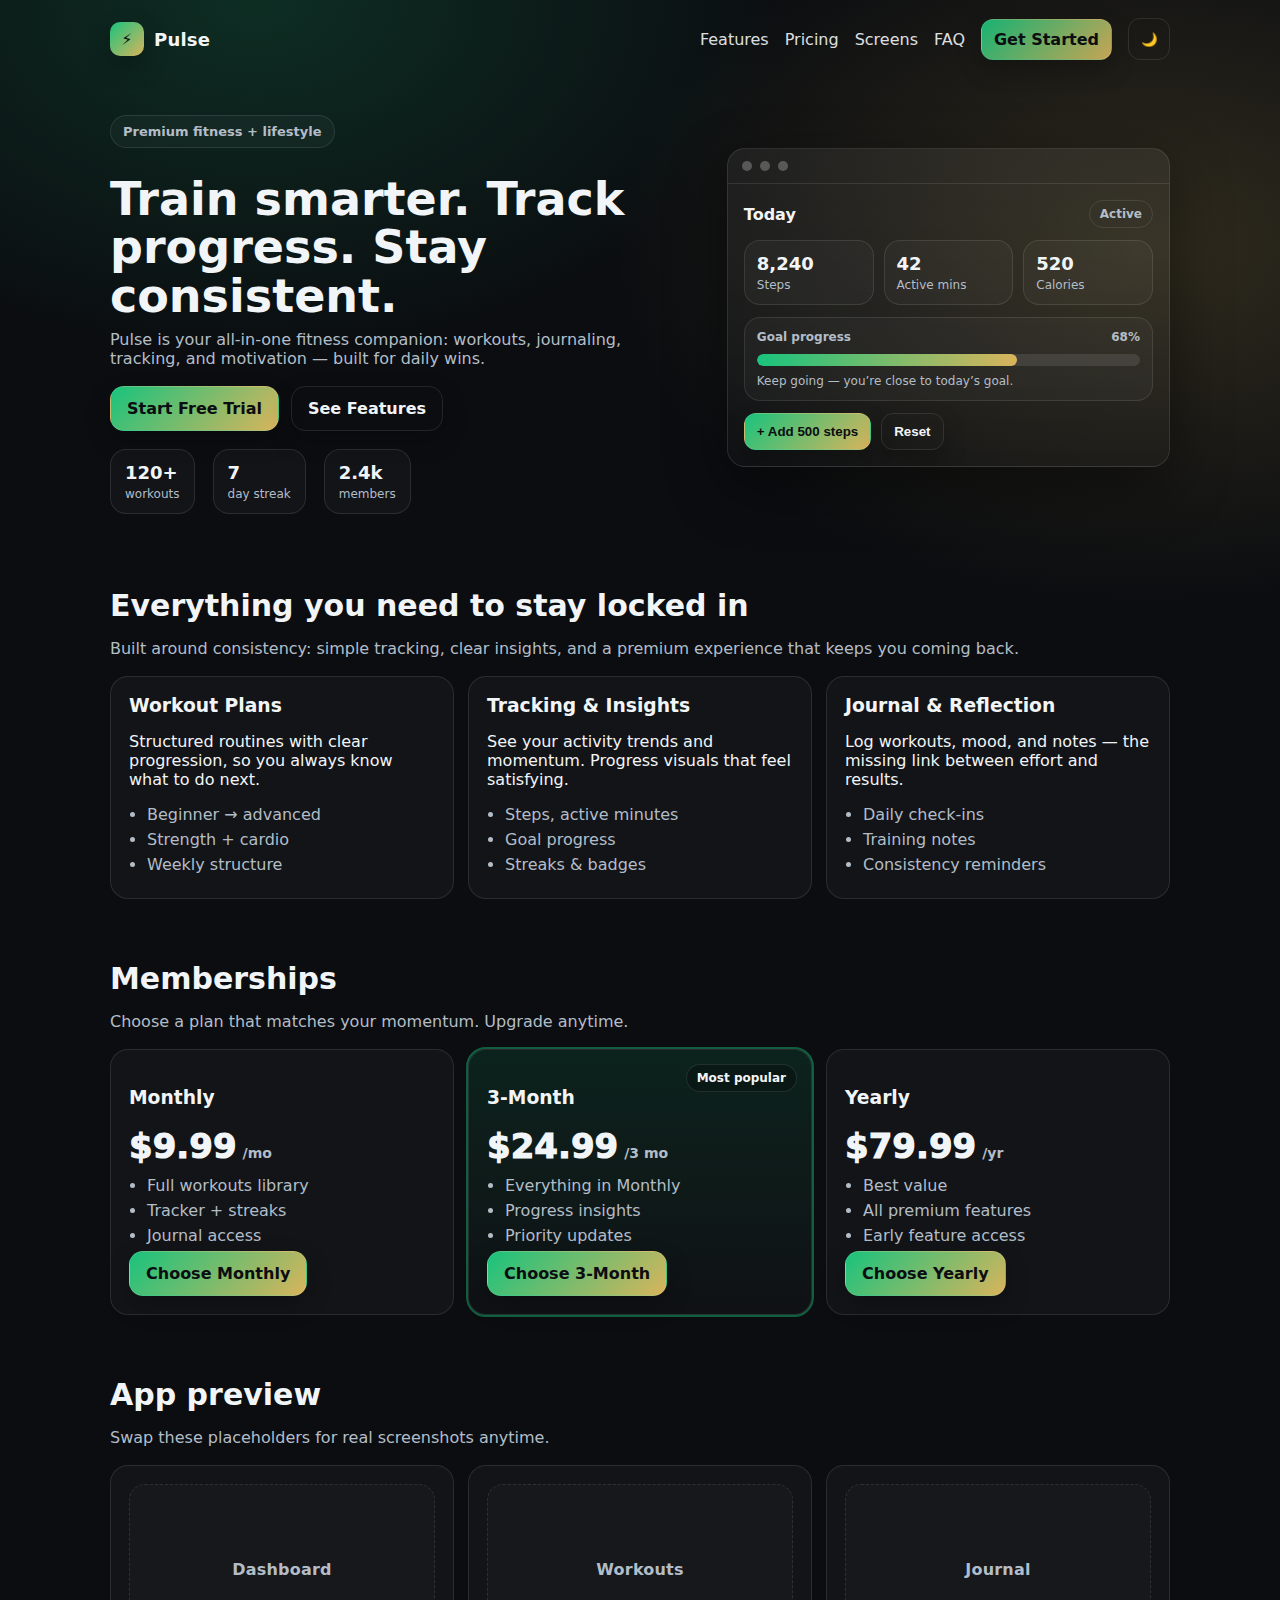
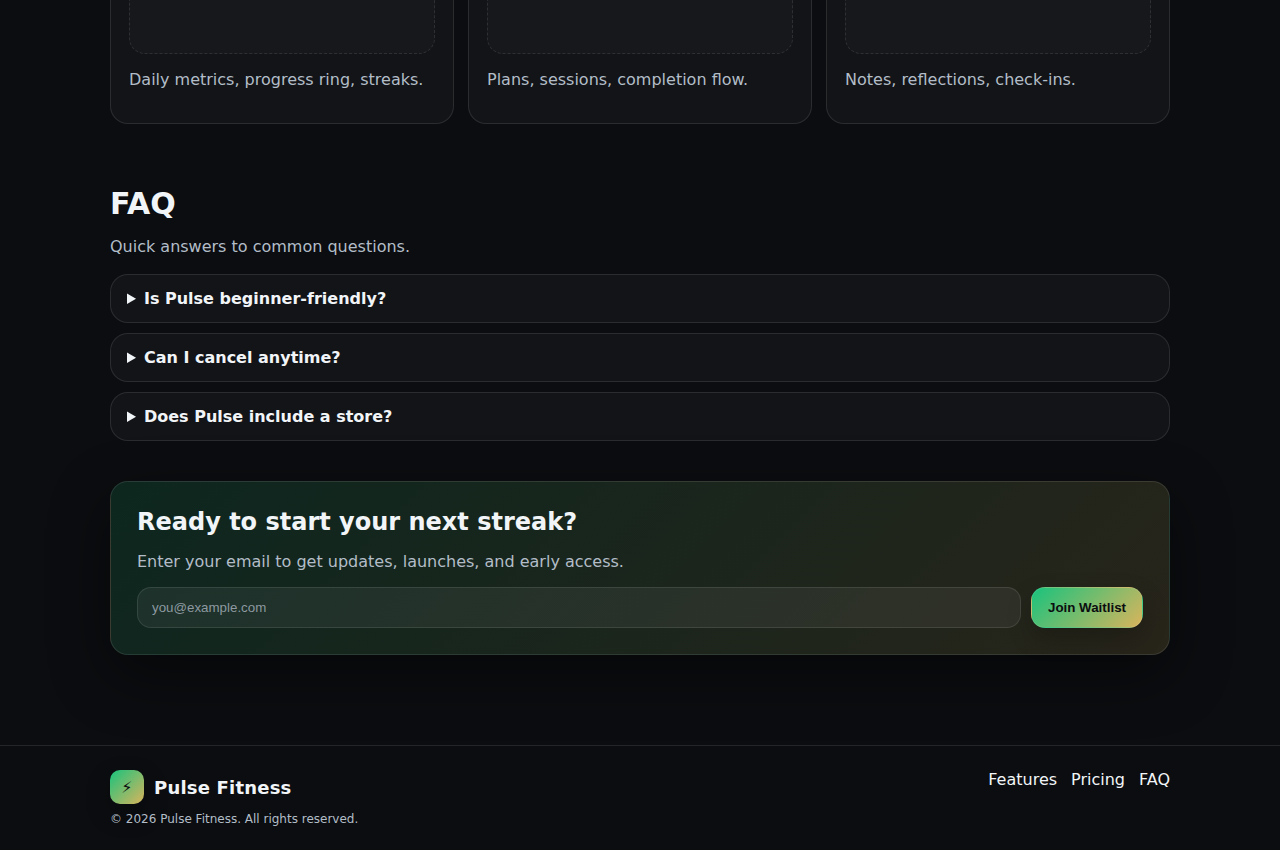
<file: index.html>
<!doctype html>
<html lang="en">
  <head>
    <meta charset="UTF-8" />
    <meta name="viewport" content="width=device-width,initial-scale=1" />
    <title>Pulse Fitness</title>
    <meta
      name="description"
      content="Pulse Fitness — track workouts, build streaks, and level up your lifestyle."
    />
    <link rel="stylesheet" href="styles.css?v=20251218-1"/>
  </head>

  <body>
    <header class="header">
      <nav class="nav">
        <a class="brand" href="#top" aria-label="Pulse Fitness Home">
          <span class="brand-mark" aria-hidden="true">⚡</span>
          <span class="brand-text">Pulse</span>
        </a>

        <button class="nav-toggle" id="navToggle" aria-label="Open menu" aria-expanded="false">
          ☰
        </button>

        <div class="nav-links" id="navLinks">
          <a href="#features">Features</a>
          <a href="#pricing">Pricing</a>
          <a href="#screens">Screens</a>
          <a href="#faq">FAQ</a>
          <a class="btn btn-small" href="#get-started">Get Started</a>
          <button class="icon-btn" id="themeToggle" aria-label="Toggle theme" title="Toggle theme">
            🌙
          </button>
        </div>
      </nav>

      <section class="hero" id="top">
        <div class="hero-copy">
          <p class="badge">Premium fitness + lifestyle</p>
          <h1>Train smarter. Track progress. Stay consistent.</h1>
          <p class="subhead">
            Pulse is your all-in-one fitness companion: workouts, journaling, tracking, and motivation — built for daily wins.
          </p>
          <div class="hero-actions">
            <a class="btn" href="#get-started">Start Free Trial</a>
            <a class="btn btn-ghost" href="#features">See Features</a>
          </div>

          <div class="trust">
            <div class="trust-item">
              <span class="trust-kpi" id="kpiWorkouts">120+</span>
              <span class="trust-label">workouts</span>
            </div>
            <div class="trust-item">
              <span class="trust-kpi" id="kpiStreak">7</span>
              <span class="trust-label">day streak</span>
            </div>
            <div class="trust-item">
              <span class="trust-kpi" id="kpiUsers">2.4k</span>
              <span class="trust-label">members</span>
            </div>
          </div>
        </div>

        <div class="hero-card" aria-label="Pulse preview card">
          <div class="preview-top">
            <span class="dot"></span><span class="dot"></span><span class="dot"></span>
          </div>
          <div class="preview">
            <div class="preview-row">
              <div class="preview-title">Today</div>
              <div class="pill">Active</div>
            </div>
            <div class="preview-metrics">
              <div class="metric">
                <div class="metric-value" id="stepsValue">8,240</div>
                <div class="metric-label">Steps</div>
              </div>
              <div class="metric">
                <div class="metric-value" id="minsValue">42</div>
                <div class="metric-label">Active mins</div>
              </div>
              <div class="metric">
                <div class="metric-value" id="calValue">520</div>
                <div class="metric-label">Calories</div>
              </div>
            </div>

            <div class="progress">
              <div class="progress-labels">
                <span>Goal progress</span>
                <span id="progressPct">68%</span>
              </div>
              <div class="progress-bar">
                <div class="progress-fill" id="progressFill" style="width:68%"></div>
              </div>
              <p class="tiny">Keep going — you’re close to today’s goal.</p>
            </div>

            <div class="preview-actions">
              <button class="btn btn-small" id="demoAddSteps">+ Add 500 steps</button>
              <button class="btn btn-small btn-ghost" id="demoReset">Reset</button>
            </div>
          </div>
        </div>
      </section>
    </header>

    <main class="main">
      <section class="section" id="features">
        <div class="section-head">
          <h2>Everything you need to stay locked in</h2>
          <p class="muted">
            Built around consistency: simple tracking, clear insights, and a premium experience that keeps you coming back.
          </p>
        </div>

        <div class="grid-3">
          <article class="card">
            <h3>Workout Plans</h3>
            <p>Structured routines with clear progression, so you always know what to do next.</p>
            <ul class="list">
              <li>Beginner → advanced</li>
              <li>Strength + cardio</li>
              <li>Weekly structure</li>
            </ul>
          </article>

          <article class="card">
            <h3>Tracking & Insights</h3>
            <p>See your activity trends and momentum. Progress visuals that feel satisfying.</p>
            <ul class="list">
              <li>Steps, active minutes</li>
              <li>Goal progress</li>
              <li>Streaks & badges</li>
            </ul>
          </article>

          <article class="card">
            <h3>Journal & Reflection</h3>
            <p>Log workouts, mood, and notes — the missing link between effort and results.</p>
            <ul class="list">
              <li>Daily check-ins</li>
              <li>Training notes</li>
              <li>Consistency reminders</li>
            </ul>
          </article>
        </div>
      </section>

      <section class="section" id="pricing">
        <div class="section-head">
          <h2>Memberships</h2>
          <p class="muted">Choose a plan that matches your momentum. Upgrade anytime.</p>
        </div>

        <div class="pricing">
          <article class="price-card">
            <h3>Monthly</h3>
            <p class="price">$9.99<span>/mo</span></p>
            <ul class="list">
              <li>Full workouts library</li>
              <li>Tracker + streaks</li>
              <li>Journal access</li>
            </ul>
            <a class="btn" href="#get-started">Choose Monthly</a>
          </article>

          <article class="price-card featured" aria-label="Most popular plan">
            <div class="ribbon">Most popular</div>
            <h3>3-Month</h3>
            <p class="price">$24.99<span>/3 mo</span></p>
            <ul class="list">
              <li>Everything in Monthly</li>
              <li>Progress insights</li>
              <li>Priority updates</li>
            </ul>
            <a class="btn" href="#get-started">Choose 3-Month</a>
          </article>

          <article class="price-card">
            <h3>Yearly</h3>
            <p class="price">$79.99<span>/yr</span></p>
            <ul class="list">
              <li>Best value</li>
              <li>All premium features</li>
              <li>Early feature access</li>
            </ul>
            <a class="btn" href="#get-started">Choose Yearly</a>
          </article>
        </div>
      </section>

      <section class="section" id="screens">
        <div class="section-head">
          <h2>App preview</h2>
          <p class="muted">Swap these placeholders for real screenshots anytime.</p>
        </div>

        <div class="screens">
          <div class="screen">
            <div class="screen-img" aria-label="Dashboard screenshot placeholder">Dashboard</div>
            <p class="muted">Daily metrics, progress ring, streaks.</p>
          </div>
          <div class="screen">
            <div class="screen-img" aria-label="Workouts screenshot placeholder">Workouts</div>
            <p class="muted">Plans, sessions, completion flow.</p>
          </div>
          <div class="screen">
            <div class="screen-img" aria-label="Journal screenshot placeholder">Journal</div>
            <p class="muted">Notes, reflections, check-ins.</p>
          </div>
        </div>
      </section>

      <section class="section" id="faq">
        <div class="section-head">
          <h2>FAQ</h2>
          <p class="muted">Quick answers to common questions.</p>
        </div>

        <div class="faq">
          <details class="faq-item">
            <summary>Is Pulse beginner-friendly?</summary>
            <p>Yes — it’s designed to be clear and motivating from day one, with progression over time.</p>
          </details>

          <details class="faq-item">
            <summary>Can I cancel anytime?</summary>
            <p>Yes. Your membership can be canceled anytime before the next renewal period.</p>
          </details>

          <details class="faq-item">
            <summary>Does Pulse include a store?</summary>
            <p>Pulse can include a shop experience for fitness products. Add your storefront link below when ready.</p>
          </details>
        </div>
      </section>

      <section class="cta" id="get-started">
        <h2>Ready to start your next streak?</h2>
        <p class="muted">Enter your email to get updates, launches, and early access.</p>

        <form class="cta-form" id="waitlistForm">
          <label class="sr-only" for="email">Email</label>
          <input id="email" name="email" type="email" placeholder="you@example.com" required />
          <button class="btn" type="submit">Join Waitlist</button>
        </form>

       <output
  id="formMsg"
  class="tiny"
  aria-live="polite"
  aria-atomic="true"
></output>

      </section>
    </main>

    <footer class="footer">
      <div class="footer-inner">
        <div>
          <div class="brand footer-brand">
            <span class="brand-mark" aria-hidden="true">⚡</span>
            <span class="brand-text">Pulse Fitness</span>
          </div>
          <p class="tiny muted">© <span id="year"></span> Pulse Fitness. All rights reserved.</p>
        </div>

        <div class="footer-links">
          <a href="#features">Features</a>
          <a href="#pricing">Pricing</a>
          <a href="#faq">FAQ</a>
        </div>
      </div>
    </footer>

    <script src="script.js"></script>
  </body>
</html>
</file>
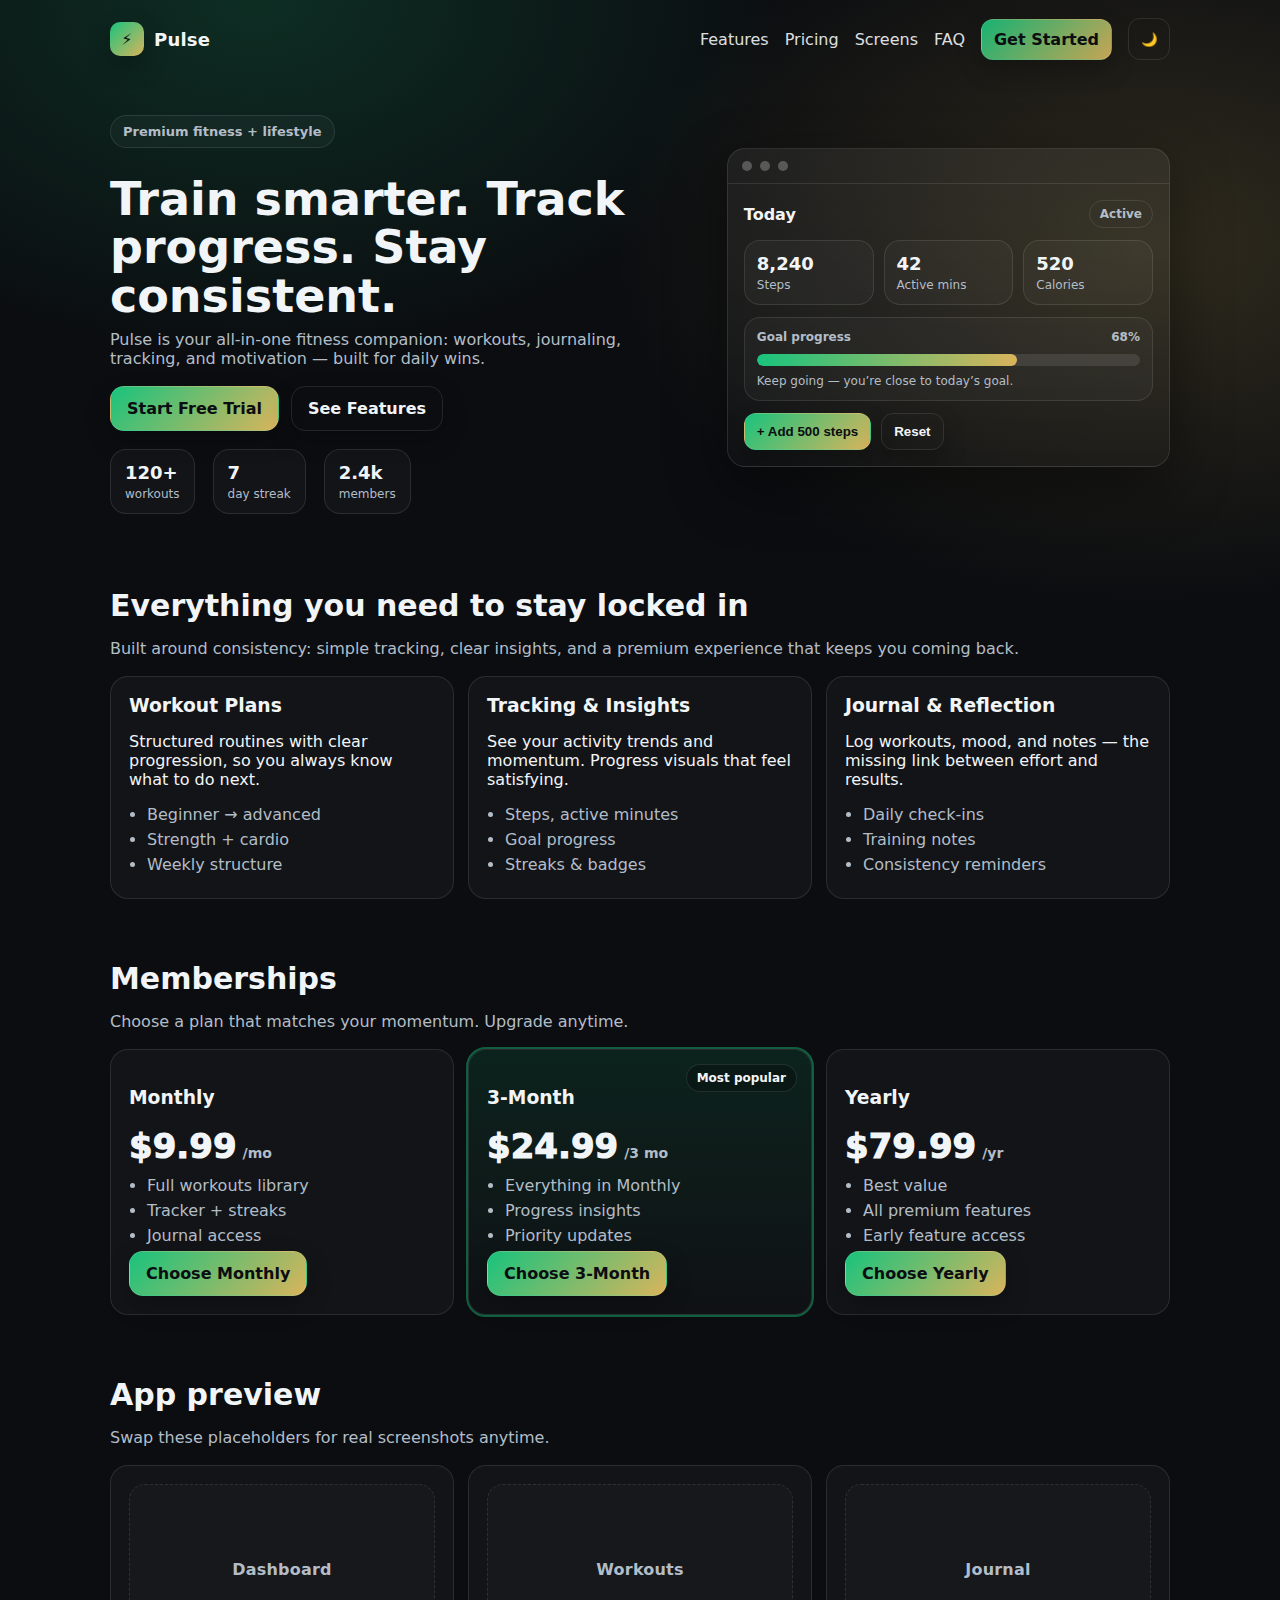
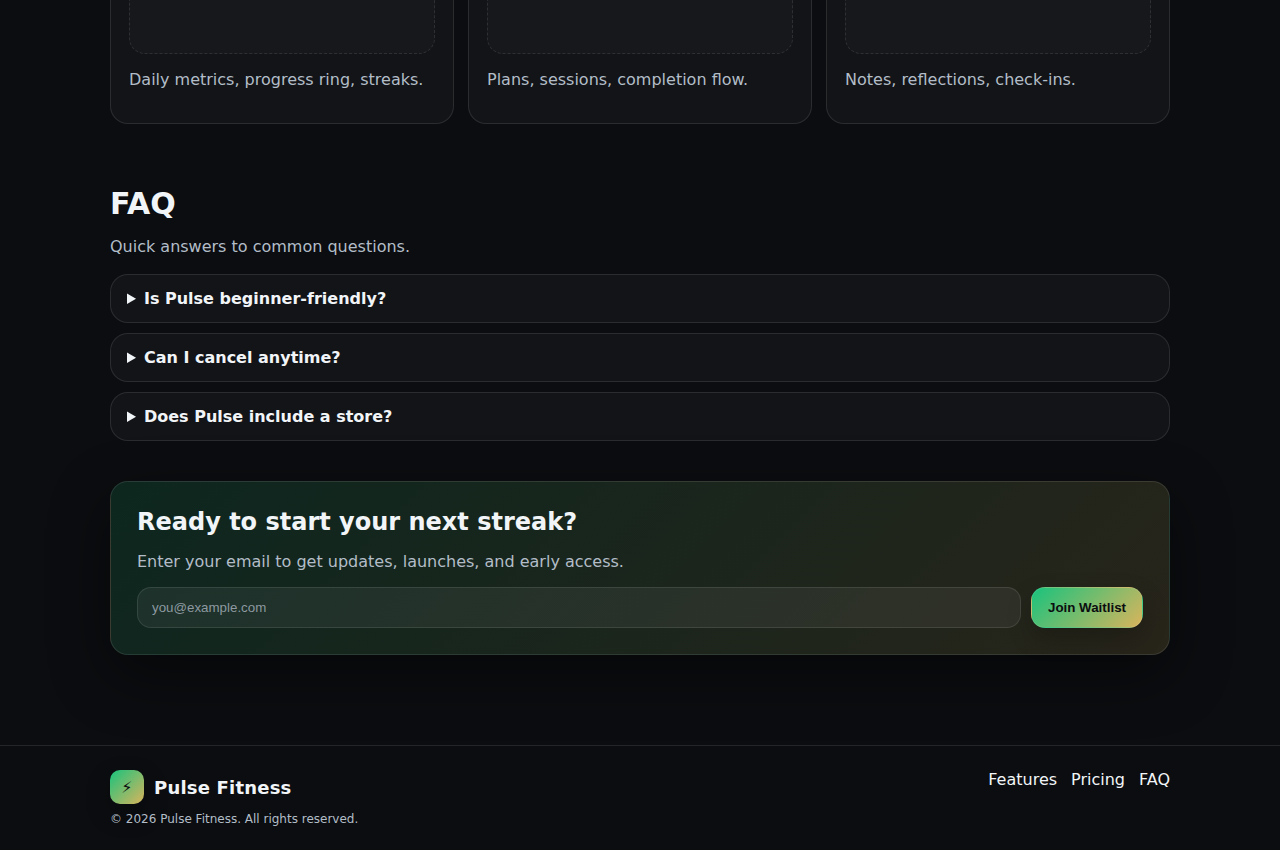
<file: Pulse/index.html>
<!doctype html>
<html lang="en">
  <head>
    <meta charset="UTF-8" />
    <meta name="viewport" content="width=device-width,initial-scale=1" />
    <title>Pulse Fitness</title>
    <meta
      name="description"
      content="Pulse Fitness — track workouts, build streaks, and level up your lifestyle."
    />
    <link rel="stylesheet" href="styles.css" />
  </head>

  <body>
    <header class="header">
      <nav class="nav">
        <a class="brand" href="#top" aria-label="Pulse Fitness Home">
          <span class="brand-mark" aria-hidden="true">⚡</span>
          <span class="brand-text">Pulse</span>
        </a>

        <button class="nav-toggle" id="navToggle" aria-label="Open menu" aria-expanded="false">
          ☰
        </button>

        <div class="nav-links" id="navLinks">
          <a href="#features">Features</a>
          <a href="#pricing">Pricing</a>
          <a href="#screens">Screens</a>
          <a href="#faq">FAQ</a>
          <a class="btn btn-small" href="#get-started">Get Started</a>
          <button class="icon-btn" id="themeToggle" aria-label="Toggle theme" title="Toggle theme">
            🌙
          </button>
        </div>
      </nav>

      <section class="hero" id="top">
        <div class="hero-copy">
          <p class="badge">Premium fitness + lifestyle</p>
          <h1>Train smarter. Track progress. Stay consistent.</h1>
          <p class="subhead">
            Pulse is your all-in-one fitness companion: workouts, journaling, tracking, and motivation — built for daily wins.
          </p>
          <div class="hero-actions">
            <a class="btn" href="#get-started">Start Free Trial</a>
            <a class="btn btn-ghost" href="#features">See Features</a>
          </div>

          <div class="trust">
            <div class="trust-item">
              <span class="trust-kpi" id="kpiWorkouts">120+</span>
              <span class="trust-label">workouts</span>
            </div>
            <div class="trust-item">
              <span class="trust-kpi" id="kpiStreak">7</span>
              <span class="trust-label">day streak</span>
            </div>
            <div class="trust-item">
              <span class="trust-kpi" id="kpiUsers">2.4k</span>
              <span class="trust-label">members</span>
            </div>
          </div>
        </div>

        <div class="hero-card" aria-label="Pulse preview card">
          <div class="preview-top">
            <span class="dot"></span><span class="dot"></span><span class="dot"></span>
          </div>
          <div class="preview">
            <div class="preview-row">
              <div class="preview-title">Today</div>
              <div class="pill">Active</div>
            </div>
            <div class="preview-metrics">
              <div class="metric">
                <div class="metric-value" id="stepsValue">8,240</div>
                <div class="metric-label">Steps</div>
              </div>
              <div class="metric">
                <div class="metric-value" id="minsValue">42</div>
                <div class="metric-label">Active mins</div>
              </div>
              <div class="metric">
                <div class="metric-value" id="calValue">520</div>
                <div class="metric-label">Calories</div>
              </div>
            </div>

            <div class="progress">
              <div class="progress-labels">
                <span>Goal progress</span>
                <span id="progressPct">68%</span>
              </div>
              <div class="progress-bar">
                <div class="progress-fill" id="progressFill" style="width:68%"></div>
              </div>
              <p class="tiny">Keep going — you’re close to today’s goal.</p>
            </div>

            <div class="preview-actions">
              <button class="btn btn-small" id="demoAddSteps">+ Add 500 steps</button>
              <button class="btn btn-small btn-ghost" id="demoReset">Reset</button>
            </div>
          </div>
        </div>
      </section>
    </header>

    <main class="main">
      <section class="section" id="features">
        <div class="section-head">
          <h2>Everything you need to stay locked in</h2>
          <p class="muted">
            Built around consistency: simple tracking, clear insights, and a premium experience that keeps you coming back.
          </p>
        </div>

        <div class="grid-3">
          <article class="card">
            <h3>Workout Plans</h3>
            <p>Structured routines with clear progression, so you always know what to do next.</p>
            <ul class="list">
              <li>Beginner → advanced</li>
              <li>Strength + cardio</li>
              <li>Weekly structure</li>
            </ul>
          </article>

          <article class="card">
            <h3>Tracking & Insights</h3>
            <p>See your activity trends and momentum. Progress visuals that feel satisfying.</p>
            <ul class="list">
              <li>Steps, active minutes</li>
              <li>Goal progress</li>
              <li>Streaks & badges</li>
            </ul>
          </article>

          <article class="card">
            <h3>Journal & Reflection</h3>
            <p>Log workouts, mood, and notes — the missing link between effort and results.</p>
            <ul class="list">
              <li>Daily check-ins</li>
              <li>Training notes</li>
              <li>Consistency reminders</li>
            </ul>
          </article>
        </div>
      </section>

      <section class="section" id="pricing">
        <div class="section-head">
          <h2>Memberships</h2>
          <p class="muted">Choose a plan that matches your momentum. Upgrade anytime.</p>
        </div>

        <div class="pricing">
          <article class="price-card">
            <h3>Monthly</h3>
            <p class="price">$9.99<span>/mo</span></p>
            <ul class="list">
              <li>Full workouts library</li>
              <li>Tracker + streaks</li>
              <li>Journal access</li>
            </ul>
            <a class="btn" href="#get-started">Choose Monthly</a>
          </article>

          <article class="price-card featured" aria-label="Most popular plan">
            <div class="ribbon">Most popular</div>
            <h3>3-Month</h3>
            <p class="price">$24.99<span>/3 mo</span></p>
            <ul class="list">
              <li>Everything in Monthly</li>
              <li>Progress insights</li>
              <li>Priority updates</li>
            </ul>
            <a class="btn" href="#get-started">Choose 3-Month</a>
          </article>

          <article class="price-card">
            <h3>Yearly</h3>
            <p class="price">$79.99<span>/yr</span></p>
            <ul class="list">
              <li>Best value</li>
              <li>All premium features</li>
              <li>Early feature access</li>
            </ul>
            <a class="btn" href="#get-started">Choose Yearly</a>
          </article>
        </div>
      </section>

      <section class="section" id="screens">
        <div class="section-head">
          <h2>App preview</h2>
          <p class="muted">Swap these placeholders for real screenshots anytime.</p>
        </div>

        <div class="screens">
          <div class="screen">
            <div class="screen-img" aria-label="Dashboard screenshot placeholder">Dashboard</div>
            <p class="muted">Daily metrics, progress ring, streaks.</p>
          </div>
          <div class="screen">
            <div class="screen-img" aria-label="Workouts screenshot placeholder">Workouts</div>
            <p class="muted">Plans, sessions, completion flow.</p>
          </div>
          <div class="screen">
            <div class="screen-img" aria-label="Journal screenshot placeholder">Journal</div>
            <p class="muted">Notes, reflections, check-ins.</p>
          </div>
        </div>
      </section>

      <section class="section" id="faq">
        <div class="section-head">
          <h2>FAQ</h2>
          <p class="muted">Quick answers to common questions.</p>
        </div>

        <div class="faq">
          <details class="faq-item">
            <summary>Is Pulse beginner-friendly?</summary>
            <p>Yes — it’s designed to be clear and motivating from day one, with progression over time.</p>
          </details>

          <details class="faq-item">
            <summary>Can I cancel anytime?</summary>
            <p>Yes. Your membership can be canceled anytime before the next renewal period.</p>
          </details>

          <details class="faq-item">
            <summary>Does Pulse include a store?</summary>
            <p>Pulse can include a shop experience for fitness products. Add your storefront link below when ready.</p>
          </details>
        </div>
      </section>

      <section class="cta" id="get-started">
        <h2>Ready to start your next streak?</h2>
        <p class="muted">Enter your email to get updates, launches, and early access.</p>

        <form class="cta-form" id="waitlistForm">
          <label class="sr-only" for="email">Email</label>
          <input id="email" name="email" type="email" placeholder="you@example.com" required />
          <button class="btn" type="submit">Join Waitlist</button>
        </form>

       <output
  id="formMsg"
  class="tiny"
  aria-live="polite"
  aria-atomic="true"
></output>

      </section>
    </main>

    <footer class="footer">
      <div class="footer-inner">
        <div>
          <div class="brand footer-brand">
            <span class="brand-mark" aria-hidden="true">⚡</span>
            <span class="brand-text">Pulse Fitness</span>
          </div>
          <p class="tiny muted">© <span id="year"></span> Pulse Fitness. All rights reserved.</p>
        </div>

        <div class="footer-links">
          <a href="#features">Features</a>
          <a href="#pricing">Pricing</a>
          <a href="#faq">FAQ</a>
        </div>
      </div>
    </footer>

    <script src="script.js"></script>
  </body>
</html>
</file>
<file: styles.css>
:root{
  --bg:#0b0d10;
  --panel:#10141a;
  --text:#f2f5f7;
  --muted:#b3bdc8;
  --border:rgba(255,255,255,.10);
  --gold:#d9b45c;
  --emerald:#19c37d;
  --shadow:0 20px 60px rgba(0,0,0,.45);
  --radius:18px;
}

:root[data-theme="light"]{
  --bg:#f6f7f9;
  --panel:#ffffff;
  --text:#0b0d10;
  --muted:#556070;
  --border:rgba(0,0,0,.12);
  --shadow:0 16px 50px rgba(0,0,0,.14);
}

*{box-sizing:border-box}
html,body{margin:0;padding:0;font-family:ui-sans-serif,system-ui,-apple-system,Segoe UI,Roboto,Helvetica,Arial}
body{background:radial-gradient(900px 600px at 20% 0%, rgba(25,195,125,.18), transparent 60%),
               radial-gradient(900px 600px at 90% 10%, rgba(217,180,92,.18), transparent 60%),
               var(--bg);
     color:var(--text);}

a{color:inherit;text-decoration:none}
.main{max-width:1100px;margin:0 auto;padding:0 20px 60px}
.header{padding:18px 0 0}
.nav{max-width:1100px;margin:0 auto;padding:0 20px;display:flex;align-items:center;justify-content:space-between;gap:12px}
.brand{display:flex;align-items:center;gap:10px;font-weight:800;letter-spacing:.2px}
.brand-mark{width:34px;height:34px;border-radius:10px;display:grid;place-items:center;background:linear-gradient(135deg,var(--emerald),var(--gold));color:#0b0d10;box-shadow:0 10px 24px rgba(0,0,0,.25)}
.brand-text{font-size:18px}

.nav-links{display:flex;align-items:center;gap:16px}
.nav-links a{opacity:.9}
.nav-links a:hover{opacity:1}
.nav-toggle{display:none;border:1px solid var(--border);background:transparent;color:var(--text);padding:10px 12px;border-radius:12px}

.icon-btn{border:1px solid var(--border);background:transparent;color:var(--text);
  width:42px;height:42px;border-radius:12px;cursor:pointer}

.hero{max-width:1100px;margin:0 auto;padding:42px 20px 18px;display:grid;grid-template-columns:1.2fr .9fr;gap:26px;align-items:center}
.badge{display:inline-flex;gap:10px;align-items:center;padding:8px 12px;border:1px solid var(--border);
  border-radius:999px;background:rgba(255,255,255,.03);color:var(--muted);font-weight:600;font-size:13px}
h1{margin:14px 0 10px;font-size:46px;line-height:1.05}
.subhead{margin:0 0 18px;color:var(--muted);font-size:16px;max-width:56ch}

.hero-actions{display:flex;gap:12px;flex-wrap:wrap;margin:18px 0 12px}
.btn{border:1px solid var(--border);background:linear-gradient(135deg,var(--emerald),var(--gold));
  color:#0b0d10;padding:12px 16px;border-radius:14px;font-weight:800;display:inline-flex;align-items:center;justify-content:center;cursor:pointer;box-shadow:0 10px 24px rgba(0,0,0,.22)}
.btn:hover{filter:brightness(1.02)}
.btn-ghost{background:transparent;color:var(--text)}
.btn-small{padding:10px 12px;border-radius:12px;font-weight:800}

.trust{display:flex;gap:18px;flex-wrap:wrap;margin-top:18px}
.trust-item{border:1px solid var(--border);background:rgba(255,255,255,.03);padding:12px 14px;border-radius:16px}
.trust-kpi{font-size:18px;font-weight:900}
.trust-label{display:block;color:var(--muted);font-size:12px;margin-top:4px}

.hero-card{border:1px solid var(--border);background:linear-gradient(180deg, rgba(255,255,255,.06), rgba(255,255,255,.02));
  border-radius:var(--radius);box-shadow:var(--shadow);overflow:hidden}
.preview-top{display:flex;gap:8px;padding:12px 14px;border-bottom:1px solid var(--border)}
.dot{width:10px;height:10px;border-radius:999px;background:rgba(255,255,255,.25)}
.preview{padding:16px}
.preview-row{display:flex;align-items:center;justify-content:space-between;margin-bottom:12px}
.preview-title{font-weight:900}
.pill{border:1px solid var(--border);border-radius:999px;padding:6px 10px;color:var(--muted);font-weight:700;font-size:12px}
.preview-metrics{display:grid;grid-template-columns:repeat(3,1fr);gap:10px;margin:12px 0}
.metric{border:1px solid var(--border);border-radius:16px;padding:12px;background:rgba(255,255,255,.03)}
.metric-value{font-size:18px;font-weight:900}
.metric-label{color:var(--muted);font-size:12px;margin-top:4px}

.progress{border:1px solid var(--border);border-radius:16px;padding:12px;background:rgba(255,255,255,.03)}
.progress-labels{display:flex;justify-content:space-between;color:var(--muted);font-weight:700;font-size:12px}
.progress-bar{height:12px;border-radius:999px;background:rgba(255,255,255,.10);overflow:hidden;margin:10px 0 6px}
.progress-fill{height:100%;border-radius:999px;background:linear-gradient(90deg,var(--emerald),var(--gold))}
.preview-actions{display:flex;gap:10px;margin-top:12px;flex-wrap:wrap}

.section{padding:56px 0 6px}
.section-head{margin-bottom:18px}
.section-head h2{margin:0 0 6px;font-size:30px}
.muted{color:var(--muted)}
.tiny{color:var(--muted);font-size:12px;margin:8px 0 0}

.grid-3{display:grid;grid-template-columns:repeat(3,1fr);gap:14px}
.card{border:1px solid var(--border);border-radius:var(--radius);padding:18px;background:rgba(255,255,255,.03)}
.card h3{margin:0 0 8px}
.list{margin:10px 0 0;padding-left:18px;color:var(--muted)}
.list li{margin:6px 0}

.pricing{display:grid;grid-template-columns:repeat(3,1fr);gap:14px}
.price-card{position:relative;border:1px solid var(--border);border-radius:var(--radius);padding:18px;background:rgba(255,255,255,.03)}
.price{font-size:34px;font-weight:1000;margin:10px 0}
.price span{font-size:14px;color:var(--muted);font-weight:800;margin-left:6px}
.featured{outline:2px solid rgba(25,195,125,.45);background:linear-gradient(180deg, rgba(25,195,125,.12), rgba(255,255,255,.02))}
.ribbon{position:absolute;top:14px;right:14px;border:1px solid var(--border);border-radius:999px;padding:6px 10px;font-size:12px;font-weight:900;background:rgba(0,0,0,.25)}

.screens{display:grid;grid-template-columns:repeat(3,1fr);gap:14px}
.screen{border:1px solid var(--border);border-radius:var(--radius);padding:18px;background:rgba(255,255,255,.03)}
.screen-img{height:170px;border-radius:16px;display:grid;place-items:center;
  border:1px dashed var(--border);color:var(--muted);font-weight:900;letter-spacing:.2px;background:rgba(255,255,255,.02)}

.faq{display:grid;gap:10px}
.faq-item{border:1px solid var(--border);border-radius:var(--radius);padding:14px 16px;background:rgba(255,255,255,.03)}
.faq-item summary{cursor:pointer;font-weight:900}
.faq-item p{color:var(--muted);margin:10px 0 0}

.cta{border:1px solid var(--border);border-radius:var(--radius);padding:26px;background:linear-gradient(135deg, rgba(25,195,125,.14), rgba(217,180,92,.14));box-shadow:var(--shadow);margin-top:34px}
.cta h2{margin:0 0 6px}
.cta-form{display:flex;gap:10px;flex-wrap:wrap;margin-top:14px}
input{flex:1;min-width:220px;border-radius:14px;border:1px solid var(--border);padding:12px 14px;background:rgba(255,255,255,.06);color:var(--text);outline:none}
input::placeholder{color:rgba(179,189,200,.75)}
input:focus{border-color:rgba(25,195,125,.55)}

.footer{border-top:1px solid var(--border);padding:24px 0;margin-top:30px}
.footer-inner{max-width:1100px;margin:0 auto;padding:0 20px;display:flex;align-items:flex-start;justify-content:space-between;gap:14px}
.footer-links{display:flex;gap:14px;flex-wrap:wrap}
.footer-brand{margin-bottom:8px}

.sr-only{position:absolute;left:-9999px;top:auto;width:1px;height:1px;overflow:hidden}

/* Responsive */
@media (max-width: 900px){
  .hero{grid-template-columns:1fr;gap:16px}
  h1{font-size:38px}
  .grid-3,.pricing,.screens{grid-template-columns:1fr}
}

@media (max-width: 720px){
  .nav-toggle{display:inline-flex}
  .nav-links{
    display:none;
    position:absolute;
    right:20px;
    top:64px;
    flex-direction:column;
    align-items:stretch;
    padding:12px;
    gap:10px;
    border:1px solid var(--border);
    border-radius:16px;
    background:var(--panel);
    box-shadow:var(--shadow);
    min-width:220px;
    z-index:10;
  }
  .nav-links.open{display:flex}
}
</file>
<file: Pulse/styles.css>
:root{
  --bg:#0b0d10;
  --panel:#10141a;
  --text:#f2f5f7;
  --muted:#b3bdc8;
  --border:rgba(255,255,255,.10);
  --gold:#d9b45c;
  --emerald:#19c37d;
  --shadow:0 20px 60px rgba(0,0,0,.45);
  --radius:18px;
}

:root[data-theme="light"]{
  --bg:#f6f7f9;
  --panel:#ffffff;
  --text:#0b0d10;
  --muted:#556070;
  --border:rgba(0,0,0,.12);
  --shadow:0 16px 50px rgba(0,0,0,.14);
}

*{box-sizing:border-box}
html,body{margin:0;padding:0;font-family:ui-sans-serif,system-ui,-apple-system,Segoe UI,Roboto,Helvetica,Arial}
body{background:radial-gradient(900px 600px at 20% 0%, rgba(25,195,125,.18), transparent 60%),
               radial-gradient(900px 600px at 90% 10%, rgba(217,180,92,.18), transparent 60%),
               var(--bg);
     color:var(--text);}

a{color:inherit;text-decoration:none}
.main{max-width:1100px;margin:0 auto;padding:0 20px 60px}
.header{padding:18px 0 0}
.nav{max-width:1100px;margin:0 auto;padding:0 20px;display:flex;align-items:center;justify-content:space-between;gap:12px}
.brand{display:flex;align-items:center;gap:10px;font-weight:800;letter-spacing:.2px}
.brand-mark{width:34px;height:34px;border-radius:10px;display:grid;place-items:center;background:linear-gradient(135deg,var(--emerald),var(--gold));color:#0b0d10;box-shadow:0 10px 24px rgba(0,0,0,.25)}
.brand-text{font-size:18px}

.nav-links{display:flex;align-items:center;gap:16px}
.nav-links a{opacity:.9}
.nav-links a:hover{opacity:1}
.nav-toggle{display:none;border:1px solid var(--border);background:transparent;color:var(--text);padding:10px 12px;border-radius:12px}

.icon-btn{border:1px solid var(--border);background:transparent;color:var(--text);
  width:42px;height:42px;border-radius:12px;cursor:pointer}

.hero{max-width:1100px;margin:0 auto;padding:42px 20px 18px;display:grid;grid-template-columns:1.2fr .9fr;gap:26px;align-items:center}
.badge{display:inline-flex;gap:10px;align-items:center;padding:8px 12px;border:1px solid var(--border);
  border-radius:999px;background:rgba(255,255,255,.03);color:var(--muted);font-weight:600;font-size:13px}
h1{margin:14px 0 10px;font-size:46px;line-height:1.05}
.subhead{margin:0 0 18px;color:var(--muted);font-size:16px;max-width:56ch}

.hero-actions{display:flex;gap:12px;flex-wrap:wrap;margin:18px 0 12px}
.btn{border:1px solid var(--border);background:linear-gradient(135deg,var(--emerald),var(--gold));
  color:#0b0d10;padding:12px 16px;border-radius:14px;font-weight:800;display:inline-flex;align-items:center;justify-content:center;cursor:pointer;box-shadow:0 10px 24px rgba(0,0,0,.22)}
.btn:hover{filter:brightness(1.02)}
.btn-ghost{background:transparent;color:var(--text)}
.btn-small{padding:10px 12px;border-radius:12px;font-weight:800}

.trust{display:flex;gap:18px;flex-wrap:wrap;margin-top:18px}
.trust-item{border:1px solid var(--border);background:rgba(255,255,255,.03);padding:12px 14px;border-radius:16px}
.trust-kpi{font-size:18px;font-weight:900}
.trust-label{display:block;color:var(--muted);font-size:12px;margin-top:4px}

.hero-card{border:1px solid var(--border);background:linear-gradient(180deg, rgba(255,255,255,.06), rgba(255,255,255,.02));
  border-radius:var(--radius);box-shadow:var(--shadow);overflow:hidden}
.preview-top{display:flex;gap:8px;padding:12px 14px;border-bottom:1px solid var(--border)}
.dot{width:10px;height:10px;border-radius:999px;background:rgba(255,255,255,.25)}
.preview{padding:16px}
.preview-row{display:flex;align-items:center;justify-content:space-between;margin-bottom:12px}
.preview-title{font-weight:900}
.pill{border:1px solid var(--border);border-radius:999px;padding:6px 10px;color:var(--muted);font-weight:700;font-size:12px}
.preview-metrics{display:grid;grid-template-columns:repeat(3,1fr);gap:10px;margin:12px 0}
.metric{border:1px solid var(--border);border-radius:16px;padding:12px;background:rgba(255,255,255,.03)}
.metric-value{font-size:18px;font-weight:900}
.metric-label{color:var(--muted);font-size:12px;margin-top:4px}

.progress{border:1px solid var(--border);border-radius:16px;padding:12px;background:rgba(255,255,255,.03)}
.progress-labels{display:flex;justify-content:space-between;color:var(--muted);font-weight:700;font-size:12px}
.progress-bar{height:12px;border-radius:999px;background:rgba(255,255,255,.10);overflow:hidden;margin:10px 0 6px}
.progress-fill{height:100%;border-radius:999px;background:linear-gradient(90deg,var(--emerald),var(--gold))}
.preview-actions{display:flex;gap:10px;margin-top:12px;flex-wrap:wrap}

.section{padding:56px 0 6px}
.section-head{margin-bottom:18px}
.section-head h2{margin:0 0 6px;font-size:30px}
.muted{color:var(--muted)}
.tiny{color:var(--muted);font-size:12px;margin:8px 0 0}

.grid-3{display:grid;grid-template-columns:repeat(3,1fr);gap:14px}
.card{border:1px solid var(--border);border-radius:var(--radius);padding:18px;background:rgba(255,255,255,.03)}
.card h3{margin:0 0 8px}
.list{margin:10px 0 0;padding-left:18px;color:var(--muted)}
.list li{margin:6px 0}

.pricing{display:grid;grid-template-columns:repeat(3,1fr);gap:14px}
.price-card{position:relative;border:1px solid var(--border);border-radius:var(--radius);padding:18px;background:rgba(255,255,255,.03)}
.price{font-size:34px;font-weight:1000;margin:10px 0}
.price span{font-size:14px;color:var(--muted);font-weight:800;margin-left:6px}
.featured{outline:2px solid rgba(25,195,125,.45);background:linear-gradient(180deg, rgba(25,195,125,.12), rgba(255,255,255,.02))}
.ribbon{position:absolute;top:14px;right:14px;border:1px solid var(--border);border-radius:999px;padding:6px 10px;font-size:12px;font-weight:900;background:rgba(0,0,0,.25)}

.screens{display:grid;grid-template-columns:repeat(3,1fr);gap:14px}
.screen{border:1px solid var(--border);border-radius:var(--radius);padding:18px;background:rgba(255,255,255,.03)}
.screen-img{height:170px;border-radius:16px;display:grid;place-items:center;
  border:1px dashed var(--border);color:var(--muted);font-weight:900;letter-spacing:.2px;background:rgba(255,255,255,.02)}

.faq{display:grid;gap:10px}
.faq-item{border:1px solid var(--border);border-radius:var(--radius);padding:14px 16px;background:rgba(255,255,255,.03)}
.faq-item summary{cursor:pointer;font-weight:900}
.faq-item p{color:var(--muted);margin:10px 0 0}

.cta{border:1px solid var(--border);border-radius:var(--radius);padding:26px;background:linear-gradient(135deg, rgba(25,195,125,.14), rgba(217,180,92,.14));box-shadow:var(--shadow);margin-top:34px}
.cta h2{margin:0 0 6px}
.cta-form{display:flex;gap:10px;flex-wrap:wrap;margin-top:14px}
input{flex:1;min-width:220px;border-radius:14px;border:1px solid var(--border);padding:12px 14px;background:rgba(255,255,255,.06);color:var(--text);outline:none}
input::placeholder{color:rgba(179,189,200,.75)}
input:focus{border-color:rgba(25,195,125,.55)}

.footer{border-top:1px solid var(--border);padding:24px 0;margin-top:30px}
.footer-inner{max-width:1100px;margin:0 auto;padding:0 20px;display:flex;align-items:flex-start;justify-content:space-between;gap:14px}
.footer-links{display:flex;gap:14px;flex-wrap:wrap}
.footer-brand{margin-bottom:8px}

.sr-only{position:absolute;left:-9999px;top:auto;width:1px;height:1px;overflow:hidden}

/* Responsive */
@media (max-width: 900px){
  .hero{grid-template-columns:1fr;gap:16px}
  h1{font-size:38px}
  .grid-3,.pricing,.screens{grid-template-columns:1fr}
}

@media (max-width: 720px){
  .nav-toggle{display:inline-flex}
  .nav-links{
    display:none;
    position:absolute;
    right:20px;
    top:64px;
    flex-direction:column;
    align-items:stretch;
    padding:12px;
    gap:10px;
    border:1px solid var(--border);
    border-radius:16px;
    background:var(--panel);
    box-shadow:var(--shadow);
    min-width:220px;
    z-index:10;
  }
  .nav-links.open{display:flex}
}
</file>
